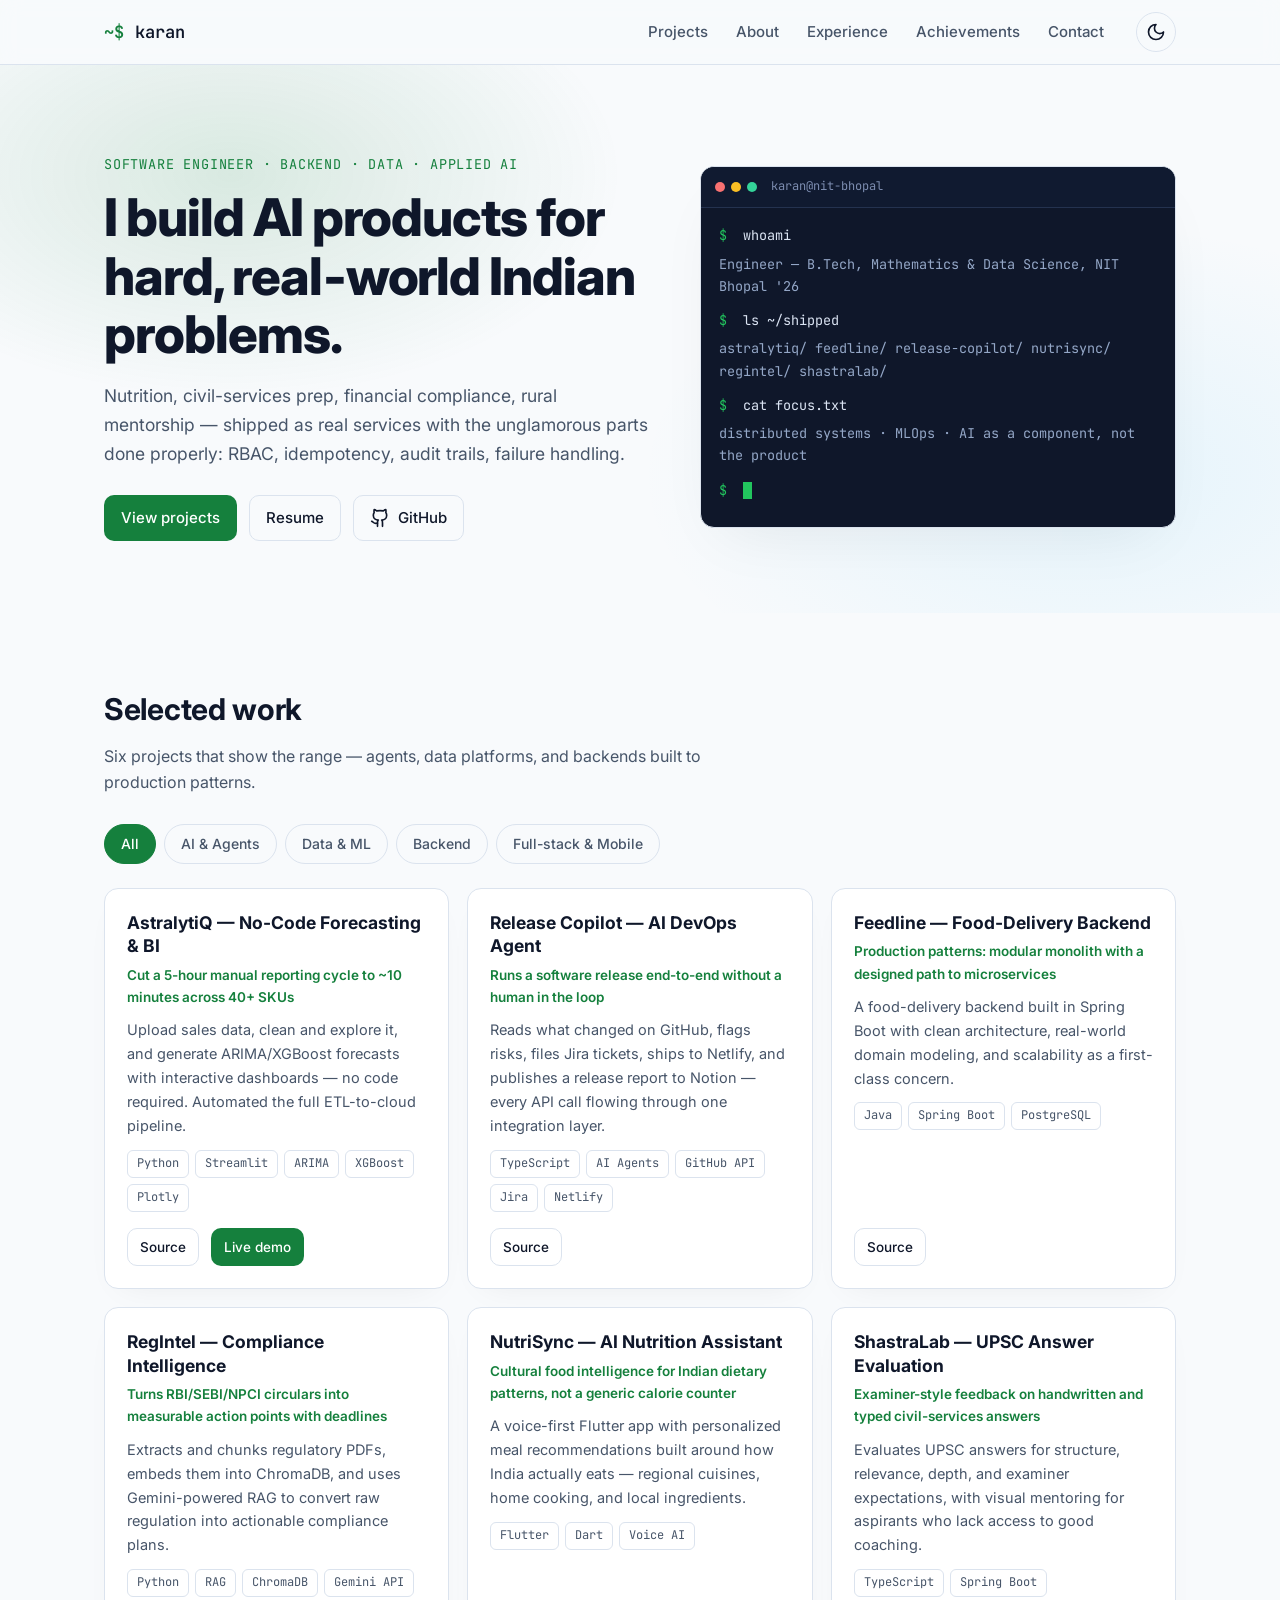
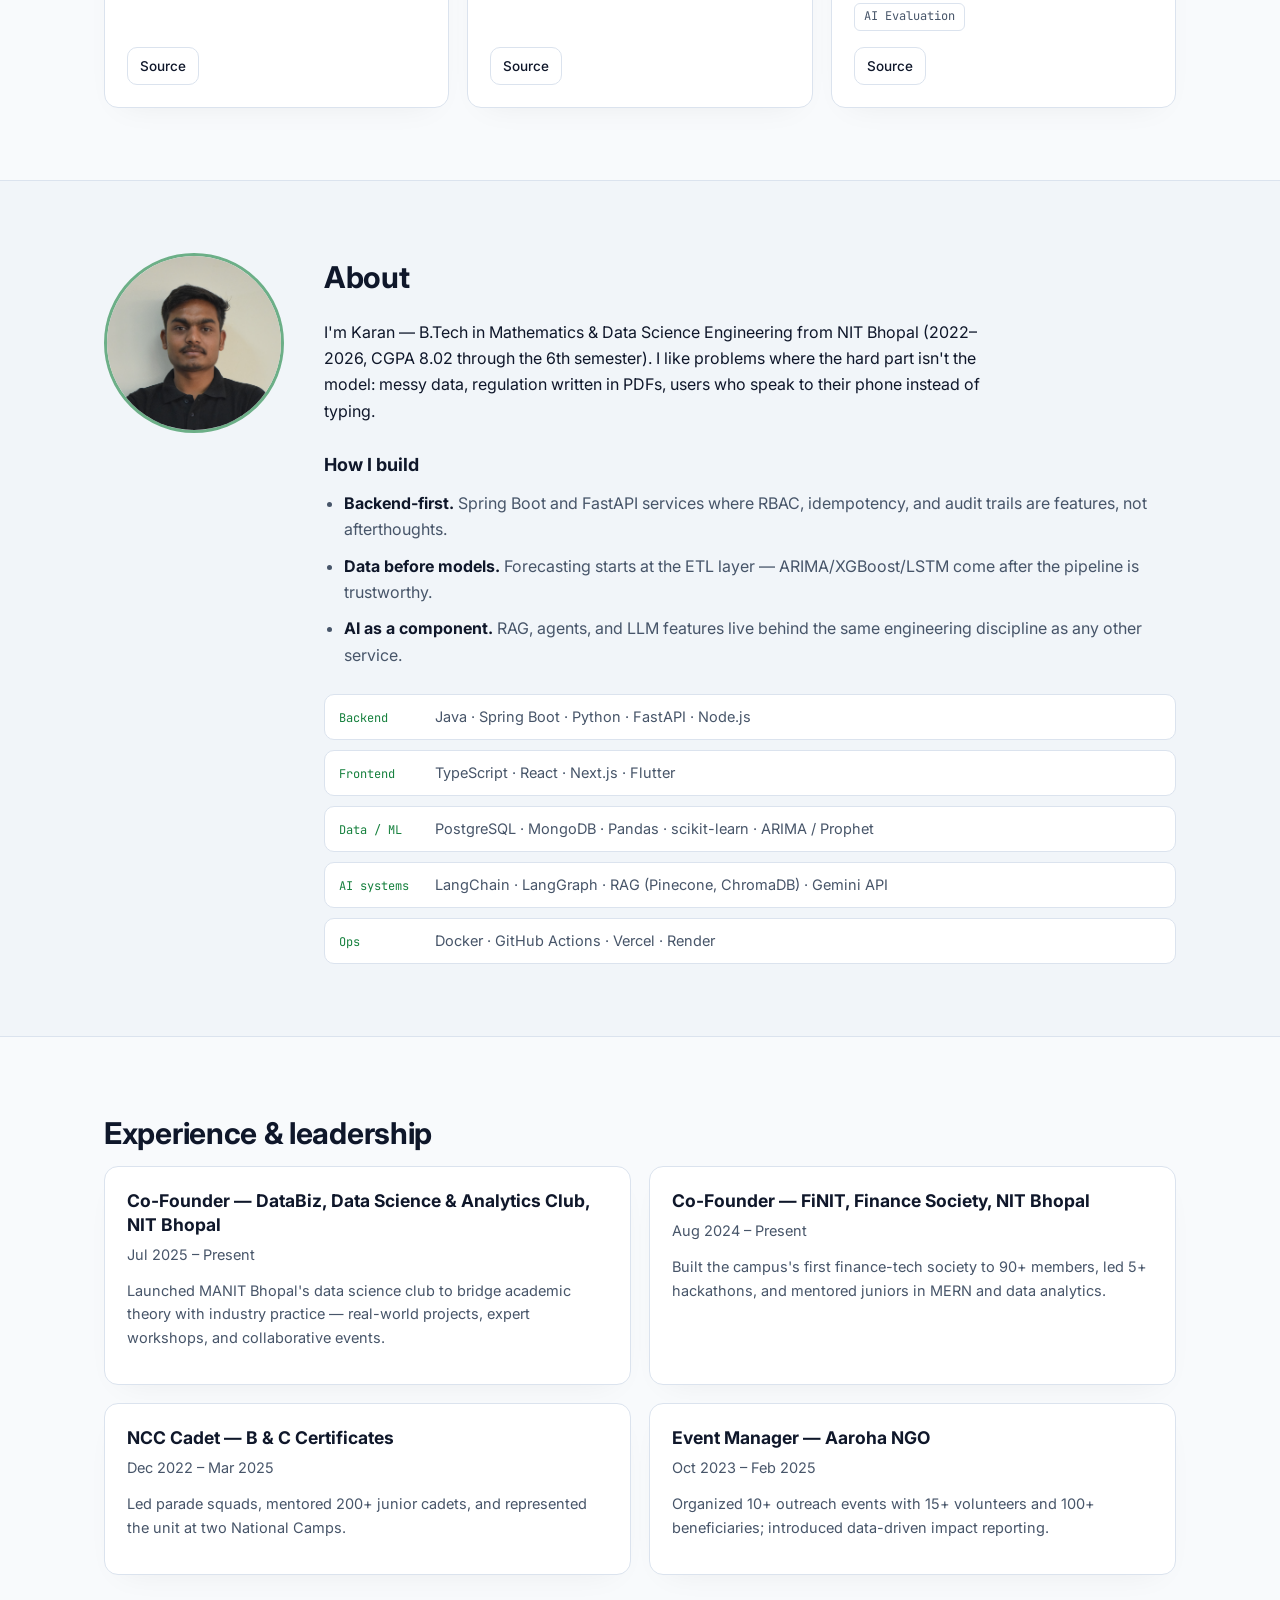
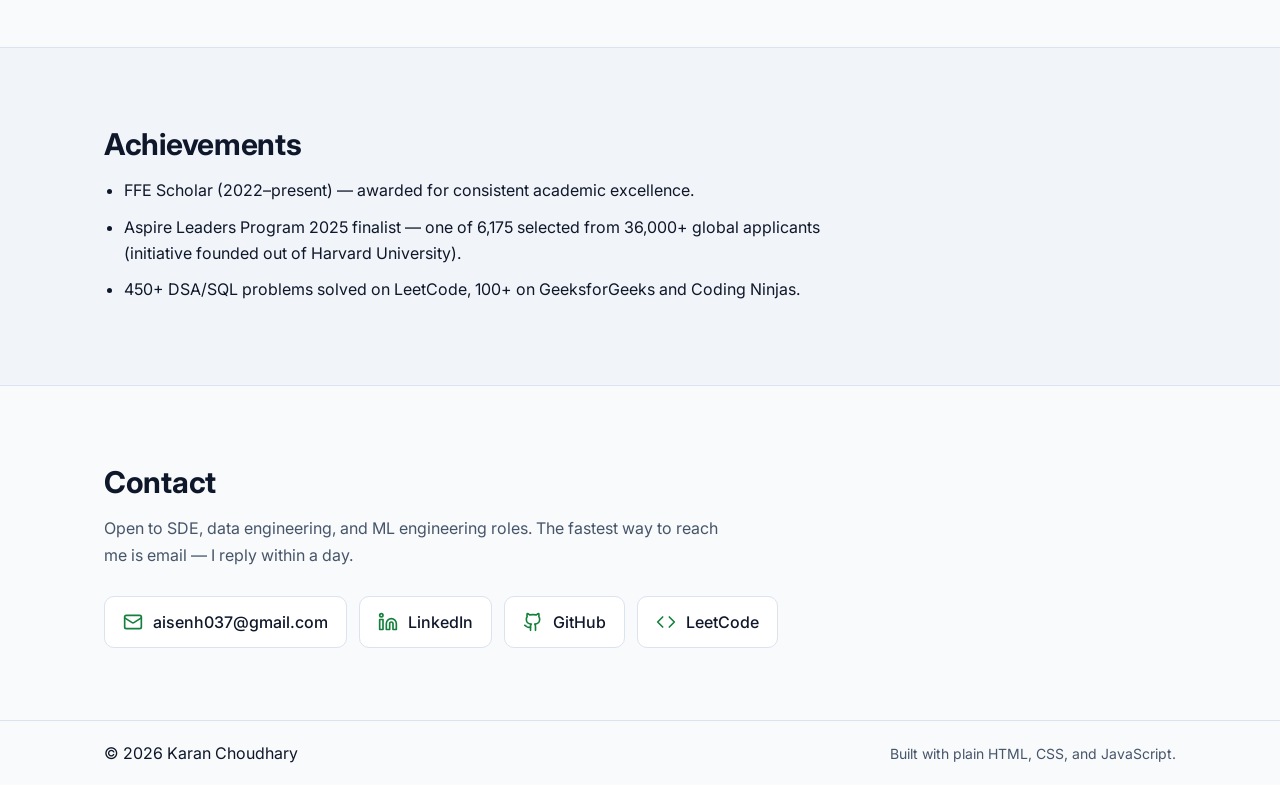
<file: index.html>
<!doctype html>
<html lang="en">
<head>
  <meta charset="utf-8" />
  <meta name="viewport" content="width=device-width, initial-scale=1" />

  <title>Karan Choudhary — Software Engineer</title>
  <meta name="description" content="Karan Choudhary builds AI products for hard, real-world Indian problems. Software engineer — backend, data systems, and applied AI. B.Tech, Mathematics & Data Science, NIT Bhopal." />
  <meta name="theme-color" content="#f8fafc" media="(prefers-color-scheme: light)">
  <meta name="theme-color" content="#0f172a" media="(prefers-color-scheme: dark)">

  <link rel="icon" href="./assets/favicon.svg" type="image/svg+xml" />
  <link rel="preconnect" href="https://fonts.googleapis.com">
  <link rel="preconnect" href="https://fonts.gstatic.com" crossorigin>
  <link href="https://fonts.googleapis.com/css2?family=Inter:wght@400;500;600;700;800&family=JetBrains+Mono:wght@400;500&display=swap" rel="stylesheet">
  <link rel="stylesheet" href="./styles.css" />

  <meta property="og:title" content="Karan Choudhary — Software Engineer" />
  <meta property="og:description" content="I build AI products for hard, real-world Indian problems — nutrition, civil-services prep, financial compliance, rural mentorship." />
  <meta property="og:type" content="website" />
  <meta property="og:url" content="https://portfoliopage-karans-projects-91623ef8.vercel.app/" />
  <script type="application/ld+json">
  {
    "@context": "https://schema.org",
    "@type": "Person",
    "name": "Karan Choudhary",
    "jobTitle": "Software Engineer",
    "alumniOf": {
      "@type": "CollegeOrUniversity",
      "name": "National Institute of Technology, Bhopal"
    },
    "email": "mailto:aisenh037@gmail.com",
    "url": "https://portfoliopage-karans-projects-91623ef8.vercel.app/",
    "sameAs": [
      "https://github.com/Aisenh037",
      "https://www.linkedin.com/in/karan-choudhary-8b62a6216/",
      "https://leetcode.com/u/aisenh037/"
    ]
  }
  </script>
</head>
<body>
  <a class="skip-link" href="#main">Skip to content</a>

  <header class="site-header">
    <nav class="container nav" aria-label="Main navigation">
      <a class="brand" href="#home"><span class="brand-prompt">~$</span> karan</a>
      <ul class="menu" id="siteMenu">
        <li><a href="#projects">Projects</a></li>
        <li><a href="#about">About</a></li>
        <li><a href="#experience">Experience</a></li>
        <li><a href="#achievements">Achievements</a></li>
        <li><a href="#contact">Contact</a></li>
      </ul>
      <button id="themeToggle" class="theme-toggle" aria-label="Toggle color theme">
        <svg class="icon icon-sun" viewBox="0 0 24 24" fill="none" stroke="currentColor" stroke-width="2" stroke-linecap="round" stroke-linejoin="round" aria-hidden="true"><circle cx="12" cy="12" r="4"/><path d="M12 2v2"/><path d="M12 20v2"/><path d="m4.93 4.93 1.41 1.41"/><path d="m17.66 17.66 1.41 1.41"/><path d="M2 12h2"/><path d="M20 12h2"/><path d="m6.34 17.66-1.41 1.41"/><path d="m19.07 4.93-1.41 1.41"/></svg>
        <svg class="icon icon-moon" viewBox="0 0 24 24" fill="none" stroke="currentColor" stroke-width="2" stroke-linecap="round" stroke-linejoin="round" aria-hidden="true"><path d="M12 3a6 6 0 0 0 9 9 9 9 0 1 1-9-9Z"/></svg>
      </button>
    </nav>
  </header>

  <main id="main">

    <section id="home" class="hero">
      <div class="hero-glow" aria-hidden="true"></div>
      <div class="container hero-inner">
        <div class="hero-copy">
          <p class="hero-kicker">Software Engineer · Backend · Data · Applied AI</p>
          <h1>I build AI products for hard, real&#8209;world Indian problems.</h1>
          <p class="lead">
            Nutrition, civil-services prep, financial compliance, rural mentorship — shipped as
            real services with the unglamorous parts done properly: RBAC, idempotency, audit
            trails, failure handling.
          </p>
          <div class="cta-row">
            <a class="btn primary" href="#projects">View projects</a>
            <a class="btn" href="https://drive.google.com/file/d/1EX_KpwgS81fM8M2d6pRSBKzZAqM2NV0E/view?usp=sharing" target="_blank" rel="noopener noreferrer">Resume</a>
            <a class="btn icon-btn" href="https://github.com/Aisenh037" target="_blank" rel="noopener noreferrer" aria-label="GitHub profile">
              <svg class="icon" viewBox="0 0 24 24" fill="none" stroke="currentColor" stroke-width="2" stroke-linecap="round" stroke-linejoin="round" aria-hidden="true"><path d="M15 22v-4a4.8 4.8 0 0 0-1-3.5c3 0 6-2 6-5.5.08-1.25-.27-2.48-1-3.5.28-1.15.28-2.35 0-3.5 0 0-1 0-3 1.5-2.64-.5-5.36-.5-8 0C6 2 5 2 5 2c-.3 1.15-.3 2.35 0 3.5A5.403 5.403 0 0 0 4 9c0 3.5 3 5.5 6 5.5-.39.49-.68 1.05-.85 1.65-.17.6-.22 1.23-.15 1.85v4"/><path d="M9 18c-4.51 2-5-2-7-2"/></svg>
              <span>GitHub</span>
            </a>
          </div>
        </div>

        <div class="hero-terminal" aria-hidden="true">
          <div class="terminal">
            <div class="terminal-bar">
              <span class="dot"></span><span class="dot"></span><span class="dot"></span>
              <span class="terminal-title">karan@nit-bhopal</span>
            </div>
            <div class="terminal-body">
              <p><span class="t-prompt">$</span> whoami</p>
              <p class="t-out">Engineer — B.Tech, Mathematics &amp; Data Science, NIT Bhopal '26</p>
              <p><span class="t-prompt">$</span> ls ~/shipped</p>
              <p class="t-out">astralytiq/ feedline/ release-copilot/ nutrisync/ regintel/ shastralab/</p>
              <p><span class="t-prompt">$</span> cat focus.txt</p>
              <p class="t-out">distributed systems · MLOps · AI as a component, not the product</p>
              <p><span class="t-prompt">$</span> <span class="t-caret"></span></p>
            </div>
          </div>
        </div>
      </div>
    </section>

    <section id="projects" class="section">
      <div class="container">
        <h2>Selected work</h2>
        <p class="section-sub">Six projects that show the range — agents, data platforms, and backends built to production patterns.</p>
        <div class="filter-buttons" role="group" aria-label="Filter projects">
          <button class="filter-btn active" data-filter="all">All</button>
          <button class="filter-btn" data-filter="AI & Agents">AI &amp; Agents</button>
          <button class="filter-btn" data-filter="Data & ML">Data &amp; ML</button>
          <button class="filter-btn" data-filter="Backend">Backend</button>
          <button class="filter-btn" data-filter="Full-stack & Mobile">Full-stack &amp; Mobile</button>
        </div>
        <div id="projectsGrid" class="projects-grid" aria-live="polite"></div>
      </div>
    </section>

    <section id="about" class="section alt">
      <div class="container about-grid">
        <div class="about-photo">
          <img src="./assets/Karan_pp.jpg" alt="Portrait of Karan Choudhary" width="180" height="180" loading="lazy" />
        </div>
        <div>
          <h2>About</h2>
          <p>
            I'm Karan — B.Tech in Mathematics &amp; Data Science Engineering from NIT Bhopal
            (2022–2026, CGPA 8.02 through the 6th semester). I like problems where the hard part
            isn't the model: messy data, regulation written in PDFs, users who speak to their
            phone instead of typing.
          </p>
          <h3 class="how-title">How I build</h3>
          <ul class="principles">
            <li><strong>Backend-first.</strong> Spring Boot and FastAPI services where RBAC, idempotency, and audit trails are features, not afterthoughts.</li>
            <li><strong>Data before models.</strong> Forecasting starts at the ETL layer — ARIMA/XGBoost/LSTM come after the pipeline is trustworthy.</li>
            <li><strong>AI as a component.</strong> RAG, agents, and LLM features live behind the same engineering discipline as any other service.</li>
          </ul>
          <div class="skills-chips">
            <div class="chip-group"><span class="chip-label">Backend</span> Java · Spring Boot · Python · FastAPI · Node.js</div>
            <div class="chip-group"><span class="chip-label">Frontend</span> TypeScript · React · Next.js · Flutter</div>
            <div class="chip-group"><span class="chip-label">Data / ML</span> PostgreSQL · MongoDB · Pandas · scikit-learn · ARIMA / Prophet</div>
            <div class="chip-group"><span class="chip-label">AI systems</span> LangChain · LangGraph · RAG (Pinecone, ChromaDB) · Gemini API</div>
            <div class="chip-group"><span class="chip-label">Ops</span> Docker · GitHub Actions · Vercel · Render</div>
          </div>
        </div>
      </div>
    </section>

    <section id="experience" class="section">
      <div class="container">
        <h2>Experience &amp; leadership</h2>
        <div class="cards-grid">
          <div class="card">
            <h3>Co-Founder — DataBiz, Data Science &amp; Analytics Club, NIT Bhopal</h3>
            <p class="muted">Jul 2025 – Present</p>
            <p>Launched MANIT Bhopal's data science club to bridge academic theory with industry practice — real-world projects, expert workshops, and collaborative events.</p>
          </div>
          <div class="card">
            <h3>Co-Founder — FiNIT, Finance Society, NIT Bhopal</h3>
            <p class="muted">Aug 2024 – Present</p>
            <p>Built the campus's first finance-tech society to 90+ members, led 5+ hackathons, and mentored juniors in MERN and data analytics.</p>
          </div>
          <div class="card">
            <h3>NCC Cadet — B &amp; C Certificates</h3>
            <p class="muted">Dec 2022 – Mar 2025</p>
            <p>Led parade squads, mentored 200+ junior cadets, and represented the unit at two National Camps.</p>
          </div>
          <div class="card">
            <h3>Event Manager — Aaroha NGO</h3>
            <p class="muted">Oct 2023 – Feb 2025</p>
            <p>Organized 10+ outreach events with 15+ volunteers and 100+ beneficiaries; introduced data-driven impact reporting.</p>
          </div>
        </div>
      </div>
    </section>

    <section id="achievements" class="section alt">
      <div class="container">
        <h2>Achievements</h2>
        <ul class="achievements-list">
          <li>FFE Scholar (2022–present) — awarded for consistent academic excellence.</li>
          <li>Aspire Leaders Program 2025 finalist — one of 6,175 selected from 36,000+ global applicants (initiative founded out of Harvard University).</li>
          <li>450+ DSA/SQL problems solved on LeetCode, 100+ on GeeksforGeeks and Coding Ninjas.</li>
        </ul>
      </div>
    </section>

    <section id="contact" class="section">
      <div class="container contact-wrap">
        <h2>Contact</h2>
        <p class="section-sub">Open to SDE, data engineering, and ML engineering roles. The fastest way to reach me is email — I reply within a day.</p>
        <div class="contact-links">
          <a class="contact-link" href="mailto:aisenh037@gmail.com">
            <svg class="icon" viewBox="0 0 24 24" fill="none" stroke="currentColor" stroke-width="2" stroke-linecap="round" stroke-linejoin="round" aria-hidden="true"><rect width="20" height="16" x="2" y="4" rx="2"/><path d="m22 7-8.97 5.7a1.94 1.94 0 0 1-2.06 0L2 7"/></svg>
            aisenh037@gmail.com
          </a>
          <a class="contact-link" href="https://www.linkedin.com/in/karan-choudhary-8b62a6216/" target="_blank" rel="noopener noreferrer">
            <svg class="icon" viewBox="0 0 24 24" fill="none" stroke="currentColor" stroke-width="2" stroke-linecap="round" stroke-linejoin="round" aria-hidden="true"><path d="M16 8a6 6 0 0 1 6 6v7h-4v-7a2 2 0 0 0-2-2 2 2 0 0 0-2 2v7h-4v-7a6 6 0 0 1 6-6z"/><rect width="4" height="12" x="2" y="9"/><circle cx="4" cy="4" r="2"/></svg>
            LinkedIn
          </a>
          <a class="contact-link" href="https://github.com/Aisenh037" target="_blank" rel="noopener noreferrer">
            <svg class="icon" viewBox="0 0 24 24" fill="none" stroke="currentColor" stroke-width="2" stroke-linecap="round" stroke-linejoin="round" aria-hidden="true"><path d="M15 22v-4a4.8 4.8 0 0 0-1-3.5c3 0 6-2 6-5.5.08-1.25-.27-2.48-1-3.5.28-1.15.28-2.35 0-3.5 0 0-1 0-3 1.5-2.64-.5-5.36-.5-8 0C6 2 5 2 5 2c-.3 1.15-.3 2.35 0 3.5A5.403 5.403 0 0 0 4 9c0 3.5 3 5.5 6 5.5-.39.49-.68 1.05-.85 1.65-.17.6-.22 1.23-.15 1.85v4"/><path d="M9 18c-4.51 2-5-2-7-2"/></svg>
            GitHub
          </a>
          <a class="contact-link" href="https://leetcode.com/u/aisenh037/" target="_blank" rel="noopener noreferrer">
            <svg class="icon" viewBox="0 0 24 24" fill="none" stroke="currentColor" stroke-width="2" stroke-linecap="round" stroke-linejoin="round" aria-hidden="true"><polyline points="16 18 22 12 16 6"/><polyline points="8 6 2 12 8 18"/></svg>
            LeetCode
          </a>
        </div>
      </div>
    </section>
  </main>

  <button id="backToTop" class="back-to-top-btn" aria-label="Back to top">
    <svg class="icon" viewBox="0 0 24 24" fill="none" stroke="currentColor" stroke-width="2" stroke-linecap="round" stroke-linejoin="round" aria-hidden="true"><path d="m5 12 7-7 7 7"/><path d="M12 19V5"/></svg>
  </button>

  <footer class="site-footer">
    <div class="container footer-inner">
      <span>© <span id="year"></span> Karan Choudhary</span>
      <span class="footer-note">Built with plain HTML, CSS, and JavaScript.</span>
    </div>
  </footer>

  <noscript>
    <div class="container">
      <p>JavaScript is disabled — projects are listed on <a href="https://github.com/Aisenh037">GitHub</a>.</p>
    </div>
  </noscript>
  <script src="./script.js" defer></script>
</body>
</html>
</file>
<file: styles.css>
:root {
  --bg: #0f172a;
  --bg-alt: #111c33;
  --card: #16213b;
  --text: #f8fafc;
  --muted: #9fb0c7;
  --accent: #22c55e;
  --accent-strong: #16a34a;
  --on-accent: #052e16;
  --border: #2b3a58;
  --shadow: rgba(2, 6, 23, 0.55);
  --radius: 14px;
  --container: 1120px;
  --font-sans: "Inter", ui-sans-serif, system-ui, -apple-system, "Segoe UI", Roboto, Arial, sans-serif;
  --font-mono: "JetBrains Mono", ui-monospace, SFMono-Regular, Menlo, Consolas, monospace;
}

:root[data-theme='light'] {
  --bg: #f8fafc;
  --bg-alt: #f1f5f9;
  --card: #ffffff;
  --text: #0f172a;
  --muted: #475569;
  --accent: #15803d;
  --accent-strong: #166534;
  --on-accent: #ffffff;
  --border: #dbe3ee;
  --shadow: rgba(2, 6, 23, 0.08);
}

@media (prefers-color-scheme: light) {
  :root:not([data-theme='dark']) {
    --bg: #f8fafc;
    --bg-alt: #f1f5f9;
    --card: #ffffff;
    --text: #0f172a;
    --muted: #475569;
    --accent: #15803d;
    --accent-strong: #166534;
    --on-accent: #ffffff;
    --border: #dbe3ee;
    --shadow: rgba(2, 6, 23, 0.08);
  }
}

* { box-sizing: border-box; }
html { scroll-behavior: smooth; }
body {
  margin: 0;
  background: var(--bg);
  color: var(--text);
  font-family: var(--font-sans);
  line-height: 1.65;
  -webkit-font-smoothing: antialiased;
  -moz-osx-font-smoothing: grayscale;
}

.container {
  width: 100%;
  max-width: var(--container);
  padding: 0 24px;
  margin: 0 auto;
}

.icon { width: 20px; height: 20px; flex: none; }

.skip-link {
  position: absolute;
  left: -999px;
  top: auto;
  width: 1px;
  height: 1px;
  overflow: hidden;
}
.skip-link:focus {
  left: 12px;
  top: 12px;
  width: auto;
  height: auto;
  padding: 8px 12px;
  background: var(--accent);
  color: var(--on-accent);
  border-radius: 8px;
  z-index: 2000;
}

a:focus-visible,
button:focus-visible {
  outline: 2px solid var(--accent);
  outline-offset: 2px;
}

/* Header */
.site-header {
  position: sticky;
  top: 0;
  -webkit-backdrop-filter: saturate(160%) blur(10px);
  backdrop-filter: saturate(160%) blur(10px);
  background: color-mix(in srgb, var(--bg) 78%, transparent);
  border-bottom: 1px solid var(--border);
  z-index: 1000;
}
.nav { display: flex; align-items: center; gap: 20px; height: 64px; }
.brand {
  font-family: var(--font-mono);
  font-weight: 600;
  font-size: 17px;
  text-decoration: none;
  color: var(--text);
  letter-spacing: 0.2px;
}
.brand-prompt { color: var(--accent); }
.menu { margin-left: auto; display: flex; gap: 4px; list-style: none; padding: 0; overflow-x: auto; }
.menu a {
  display: inline-block;
  color: var(--muted);
  text-decoration: none;
  padding: 8px 12px;
  border-radius: 8px;
  font-size: 15px;
  font-weight: 500;
  white-space: nowrap;
  transition: color 0.2s ease, background 0.2s ease;
}
.menu a:hover { color: var(--text); background: color-mix(in srgb, var(--card) 70%, transparent); }
.theme-toggle {
  display: inline-flex;
  align-items: center;
  justify-content: center;
  width: 40px;
  height: 40px;
  background: transparent;
  border: 1px solid var(--border);
  color: var(--text);
  border-radius: 999px;
  cursor: pointer;
  transition: border-color 0.2s ease;
}
.theme-toggle:hover { border-color: var(--accent); }
.icon-moon { display: none; }
:root[data-theme='light'] .icon-sun { display: none; }
:root[data-theme='light'] .icon-moon { display: block; }

/* Hero */
.hero { position: relative; padding: 88px 0 72px; overflow: hidden; }
.hero-glow {
  position: absolute;
  inset: 0;
  background:
    radial-gradient(560px 320px at 18% 20%, color-mix(in srgb, var(--accent) 14%, transparent), transparent 70%),
    radial-gradient(640px 360px at 85% 75%, color-mix(in srgb, #38bdf8 10%, transparent), transparent 70%);
  pointer-events: none;
}
.hero-inner {
  display: grid;
  grid-template-columns: 1.15fr 1fr;
  gap: 48px;
  align-items: center;
  position: relative;
}
.hero-kicker {
  font-family: var(--font-mono);
  font-size: 13.5px;
  letter-spacing: 0.06em;
  text-transform: uppercase;
  color: var(--accent);
  margin: 0 0 14px;
}
.hero h1 {
  font-size: clamp(32px, 4.6vw, 52px);
  line-height: 1.12;
  letter-spacing: -0.02em;
  margin: 0 0 18px;
  font-weight: 800;
}
.lead { margin: 0 0 26px; font-size: 17.5px; color: var(--muted); max-width: 54ch; }
.cta-row { display: flex; gap: 12px; align-items: center; flex-wrap: wrap; }

/* Terminal card */
.terminal {
  background: color-mix(in srgb, #0b1120 92%, transparent);
  border: 1px solid var(--border);
  border-radius: var(--radius);
  box-shadow: 0 24px 60px -24px var(--shadow);
  overflow: hidden;
  font-family: var(--font-mono);
  font-size: 13.5px;
}
:root[data-theme='light'] .terminal { background: #0f172a; }
.terminal-bar {
  display: flex;
  align-items: center;
  gap: 6px;
  padding: 10px 14px;
  border-bottom: 1px solid #24324f;
  background: #101a30;
}
.terminal-bar .dot { width: 10px; height: 10px; border-radius: 50%; background: #2b3a58; }
.terminal-bar .dot:first-child { background: #f87171; }
.terminal-bar .dot:nth-child(2) { background: #fbbf24; }
.terminal-bar .dot:nth-child(3) { background: #34d399; }
.terminal-title { margin-left: 8px; color: #7d8db0; font-size: 12px; }
.terminal-body { padding: 16px 18px 20px; color: #dbe4f3; }
.terminal-body p { margin: 0 0 6px; overflow-wrap: break-word; }
.t-prompt { color: #22c55e; margin-right: 8px; }
.t-out { color: #94a7c7; margin-bottom: 12px !important; }
.t-caret {
  display: inline-block;
  width: 9px;
  height: 17px;
  background: #22c55e;
  vertical-align: text-bottom;
  animation: blink 1.1s steps(1) infinite;
}
@keyframes blink { 50% { opacity: 0; } }

/* Sections */
.section { padding: 72px 0; }
.section.alt { background: var(--bg-alt); border-top: 1px solid var(--border); border-bottom: 1px solid var(--border); }
.section h2 { margin: 0 0 8px; font-size: 30px; letter-spacing: -0.01em; }
.section-sub { margin: 0 0 28px; color: var(--muted); max-width: 62ch; }
.muted { color: var(--muted); }

/* Projects */
.filter-buttons { display: flex; gap: 8px; flex-wrap: wrap; margin-bottom: 24px; }
.filter-btn {
  padding: 8px 16px;
  min-height: 40px;
  border: 1px solid var(--border);
  border-radius: 999px;
  background: transparent;
  color: var(--muted);
  font-family: inherit;
  font-size: 14px;
  font-weight: 500;
  cursor: pointer;
  transition: all 0.2s ease;
}
.filter-btn:hover { color: var(--text); border-color: var(--accent); }
.filter-btn.active {
  background: var(--accent);
  color: var(--on-accent);
  border-color: var(--accent);
}
.projects-grid { display: grid; grid-template-columns: repeat(3, 1fr); gap: 18px; }
.cards-grid { display: grid; grid-template-columns: repeat(2, 1fr); gap: 18px; }

.card {
  display: flex;
  flex-direction: column;
  background: var(--card);
  border: 1px solid var(--border);
  border-radius: var(--radius);
  padding: 22px;
  box-shadow: 0 12px 32px -18px var(--shadow);
  transition: transform 0.2s ease, border-color 0.2s ease;
}
.card:hover { transform: translateY(-4px); border-color: color-mix(in srgb, var(--accent) 55%, var(--border)); }
.card h3 { margin: 0 0 6px; font-size: 17.5px; line-height: 1.35; }
.card .impact {
  color: var(--accent);
  font-size: 13.5px;
  font-weight: 600;
  margin: 0 0 10px;
}
.card p { margin: 0 0 12px; font-size: 14.5px; color: var(--muted); }
.tech-list { list-style: none; display: flex; flex-wrap: wrap; gap: 6px; padding: 0; margin: 0 0 16px; }
.tech-list li {
  font-family: var(--font-mono);
  font-size: 12px;
  padding: 3px 9px;
  border: 1px solid var(--border);
  border-radius: 6px;
  color: var(--muted);
}
.card .cta-row { margin-top: auto; }

/* Buttons */
.btn {
  display: inline-flex;
  align-items: center;
  gap: 8px;
  padding: 10px 16px;
  min-height: 44px;
  border-radius: 10px;
  border: 1px solid var(--border);
  color: var(--text);
  text-decoration: none;
  font-size: 15px;
  font-weight: 500;
  background: transparent;
  cursor: pointer;
  transition: border-color 0.2s ease, color 0.2s ease, background 0.2s ease;
}
.btn:hover { border-color: var(--accent); color: var(--accent); }
.btn.primary { background: var(--accent); color: var(--on-accent); border-color: transparent; }
.btn.primary:hover { background: var(--accent-strong); color: #fff; }
.btn.small { padding: 7px 12px; min-height: 38px; font-size: 13.5px; }

/* About */
.about-grid { display: grid; grid-template-columns: auto 1fr; gap: 40px; align-items: start; }
.about-photo img {
  width: 180px;
  height: 180px;
  border-radius: 50%;
  object-fit: cover;
  border: 3px solid color-mix(in srgb, var(--accent) 60%, transparent);
}
.about-grid p { max-width: 68ch; }
.how-title { margin: 26px 0 10px; font-size: 18px; }
.principles { margin: 0 0 26px; padding-left: 20px; }
.principles li { margin-bottom: 10px; color: var(--muted); }
.principles strong { color: var(--text); }
.skills-chips { display: grid; gap: 10px; }
.chip-group {
  font-size: 14.5px;
  color: var(--muted);
  padding: 10px 14px;
  background: var(--card);
  border: 1px solid var(--border);
  border-radius: 10px;
}
.chip-label {
  display: inline-block;
  font-family: var(--font-mono);
  font-size: 12px;
  color: var(--accent);
  margin-right: 10px;
  min-width: 82px;
}

/* Achievements */
.achievements-list { margin: 0; padding-left: 20px; max-width: 75ch; }
.achievements-list li { margin-bottom: 10px; }

/* Contact */
.contact-links { display: flex; flex-wrap: wrap; gap: 12px; }
.contact-link {
  display: inline-flex;
  align-items: center;
  gap: 10px;
  padding: 12px 18px;
  min-height: 48px;
  border: 1px solid var(--border);
  border-radius: 10px;
  background: var(--card);
  color: var(--text);
  text-decoration: none;
  font-weight: 500;
  transition: border-color 0.2s ease, transform 0.2s ease;
}
.contact-link:hover { border-color: var(--accent); transform: translateY(-2px); }
.contact-link .icon { color: var(--accent); }

/* Footer */
.site-footer { border-top: 1px solid var(--border); }
.footer-inner {
  min-height: 64px;
  display: flex;
  align-items: center;
  justify-content: space-between;
  gap: 12px;
  flex-wrap: wrap;
  padding-top: 12px;
  padding-bottom: 12px;
}
.footer-note { color: var(--muted); font-size: 14px; }

/* Back to top */
.back-to-top-btn {
  position: fixed;
  bottom: 20px;
  right: 20px;
  width: 48px;
  height: 48px;
  display: inline-flex;
  align-items: center;
  justify-content: center;
  background: var(--accent);
  color: var(--on-accent);
  border: none;
  border-radius: 50%;
  cursor: pointer;
  opacity: 0;
  visibility: hidden;
  transition: opacity 0.25s ease, visibility 0.25s ease;
  z-index: 999;
}
.back-to-top-btn.show { opacity: 1; visibility: visible; }
.back-to-top-btn:hover { background: var(--accent-strong); color: #fff; }

/* Reveal animation */
.fade-in {
  opacity: 0;
  transform: translateY(14px);
  transition: opacity 0.4s ease, transform 0.4s ease;
}
.fade-in.visible { opacity: 1; transform: translateY(0); }

@media (prefers-reduced-motion: reduce) {
  html { scroll-behavior: auto; }
  .fade-in { opacity: 1; transform: none; transition: none; }
  .t-caret { animation: none; }
  .card, .contact-link, .btn, .filter-btn { transition: none; }
}

/* Responsive */
@media (max-width: 980px) {
  .hero { padding: 56px 0 48px; }
  .hero-inner { grid-template-columns: 1fr; gap: 36px; }
  .projects-grid { grid-template-columns: repeat(2, 1fr); }
  .cards-grid { grid-template-columns: 1fr; }
  .about-grid { grid-template-columns: 1fr; }
  .about-photo { order: -1; }
}

@media (max-width: 720px) {
  .nav { gap: 10px; }
  .menu { gap: 0; }
  .menu a { padding: 8px 9px; font-size: 14px; }
}

@media (max-width: 640px) {
  .projects-grid { grid-template-columns: 1fr; }
  .section { padding: 56px 0; }
}
</file>
